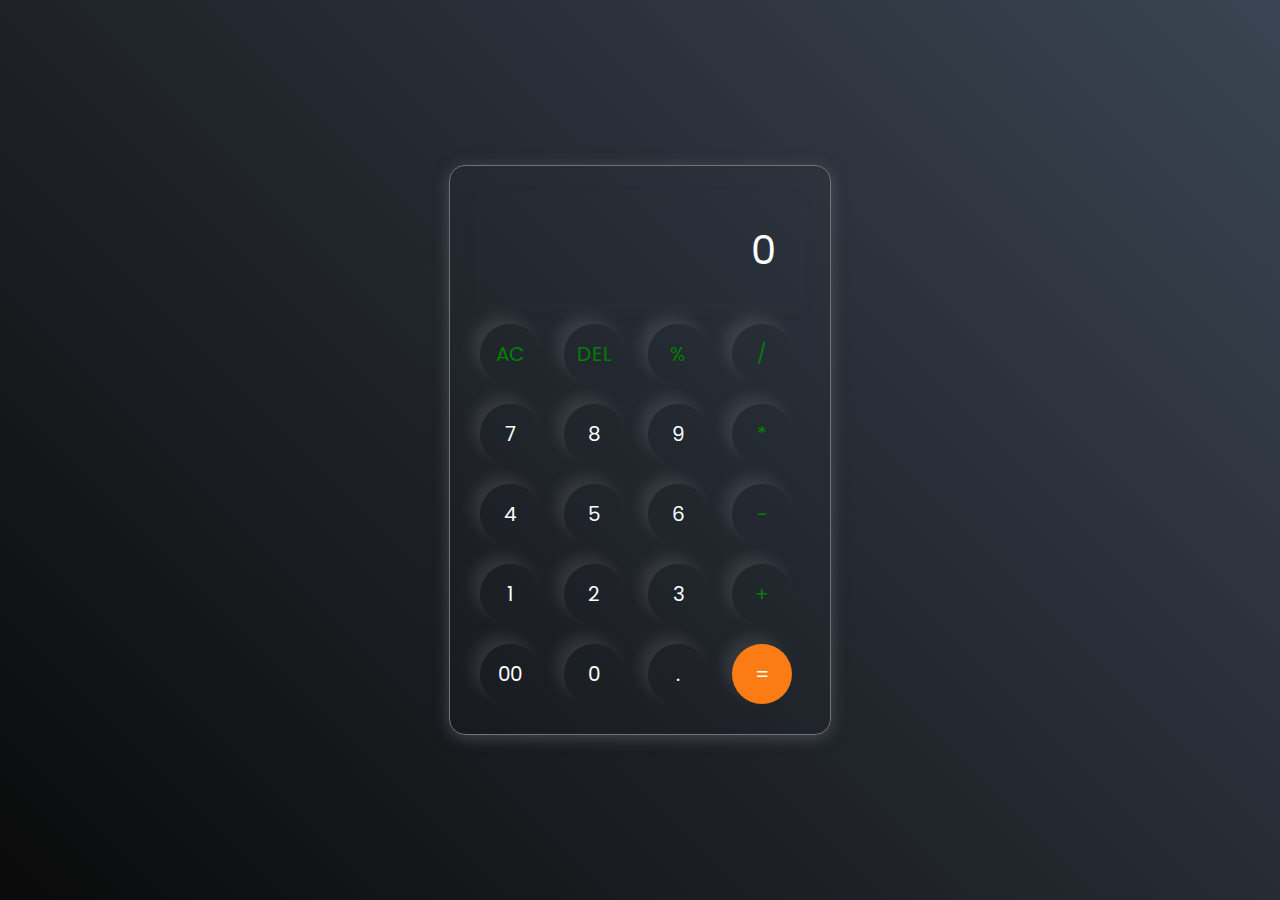
<file: calculator/index.html>
<!DOCTYPE html>
<html lang="en">
<head>
    <meta charset="UTF-8">
    <meta name="viewport" content="width=device-width, initial-scale=1.0">
    <title>Calculator - By Ved Agarwal</title>
    <link rel="stylesheet" href="style.css">
</head>
<body>
    <div class="calculator">
        <input type="text" placeholder="0" id="inputBox">
        <div>
            <button class="operator">AC</button>
            <button class="operator">DEL</button>
            <button class="operator">%</button>
            <button class="operator">/</button>
        </div>
        <div>
            <button>7</button>
            <button>8</button>
            <button>9</button>
            <button class="operator">*</button>
        </div>
        <div>
            <button>4</button>
            <button>5</button>
            <button>6</button>
            <button class="operator">-</button>
        </div>
        <div>
            <button>1</button>
            <button>2</button>
            <button>3</button>
            <button class="operator">+</button>
        </div>
        <div>
            <button>00</button>
            <button>0</button>
            <button>.</button>
            <button class="equalBtn">=</button>
        </div>
    </div>
    <script src="script.js"></script>
</body>
</html>
</file>
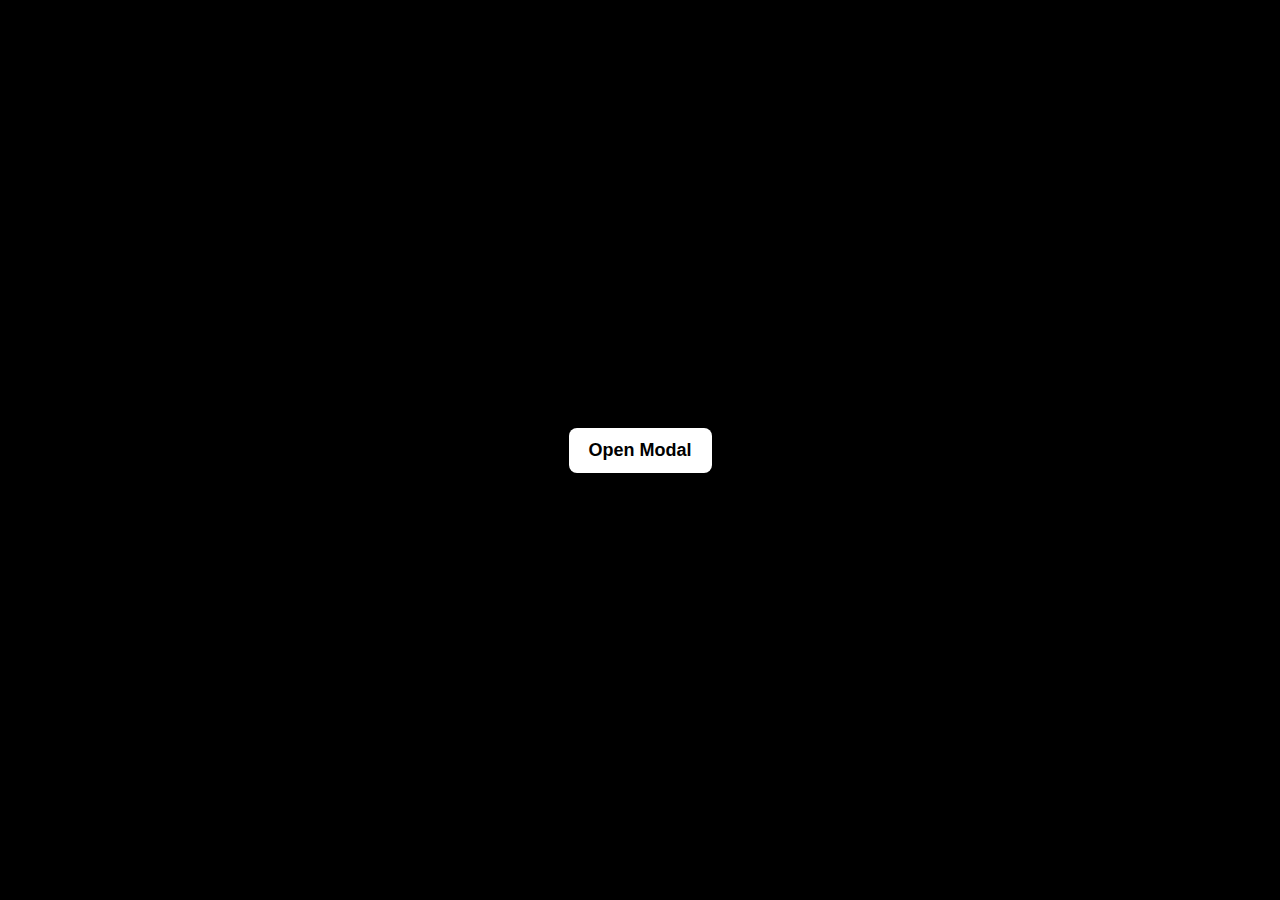
<file: modal box/index.html>
<!DOCTYPE html>
<html lang="en">
<head>
    <meta charset="UTF-8">
    <meta name="viewport" content="width=device-width, initial-scale=1.0">
    <title>Popup Modal</title>
    <link rel="stylesheet" href="style.css">
</head>
<body>
    <div class="container">
        <button class="openModalBtn" onclick="openModal()">Open Modal
        </button>
        <div class="popup">
            <h1>Modal</h1>
            <p>Lorem ipsum dolor sit amet consectetur adipisicing elit. Sapiente id explicabo, unde atque inventore voluptatem ullam eaque magnam sint ea.</p>
            <button type="button" class="closedModalBtn" onclick="closedModal()">Close</button>
        </div>
    </div>
    <script src="script.js"></script>
</body>
</html>
</file>
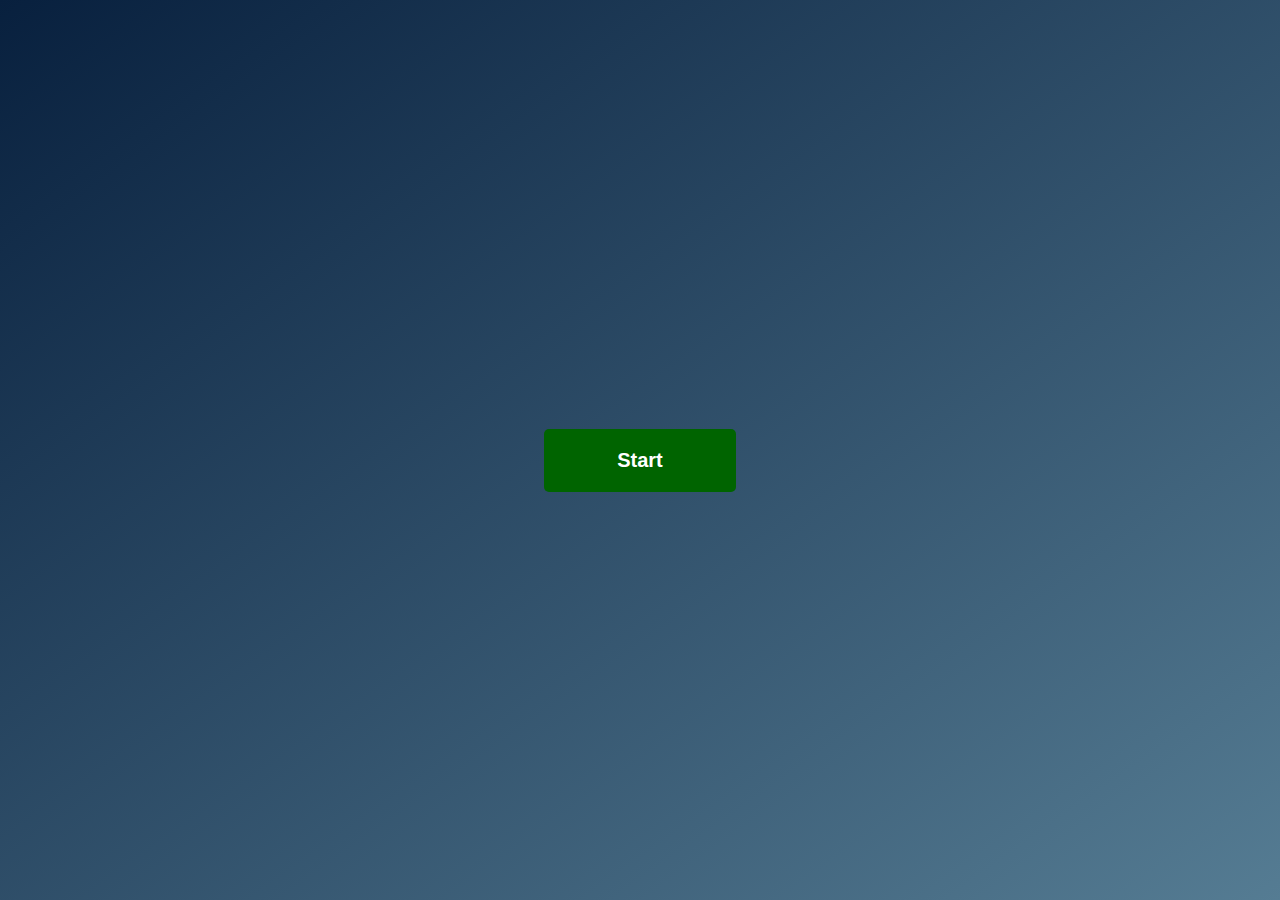
<file: quiz app/index.html>
<!DOCTYPE html>
<html lang="en">
<head>
    <meta charset="UTF-8">
    <meta name="viewport" content="width=device-width, initial-scale=1.0">
    <title>Quiz App using Javascript</title>
    <link rel="stylesheet" href="style.css">
</head>
<body>
    <div class="alert">Alert</div>
    <div class="btn startBtn">Start</div>
    <div class="container">
        <h1>Let's play a Quiz Game</h1>
        <div class="question"></div>
        <div class="choices"></div>
        <button class="btn nextBtn">Next</button>
        <div class="scoreCard"></div>
        <div class="timer"></div>
    </div>
    <script src="script.js"></script>
</body>
</html>
</file>
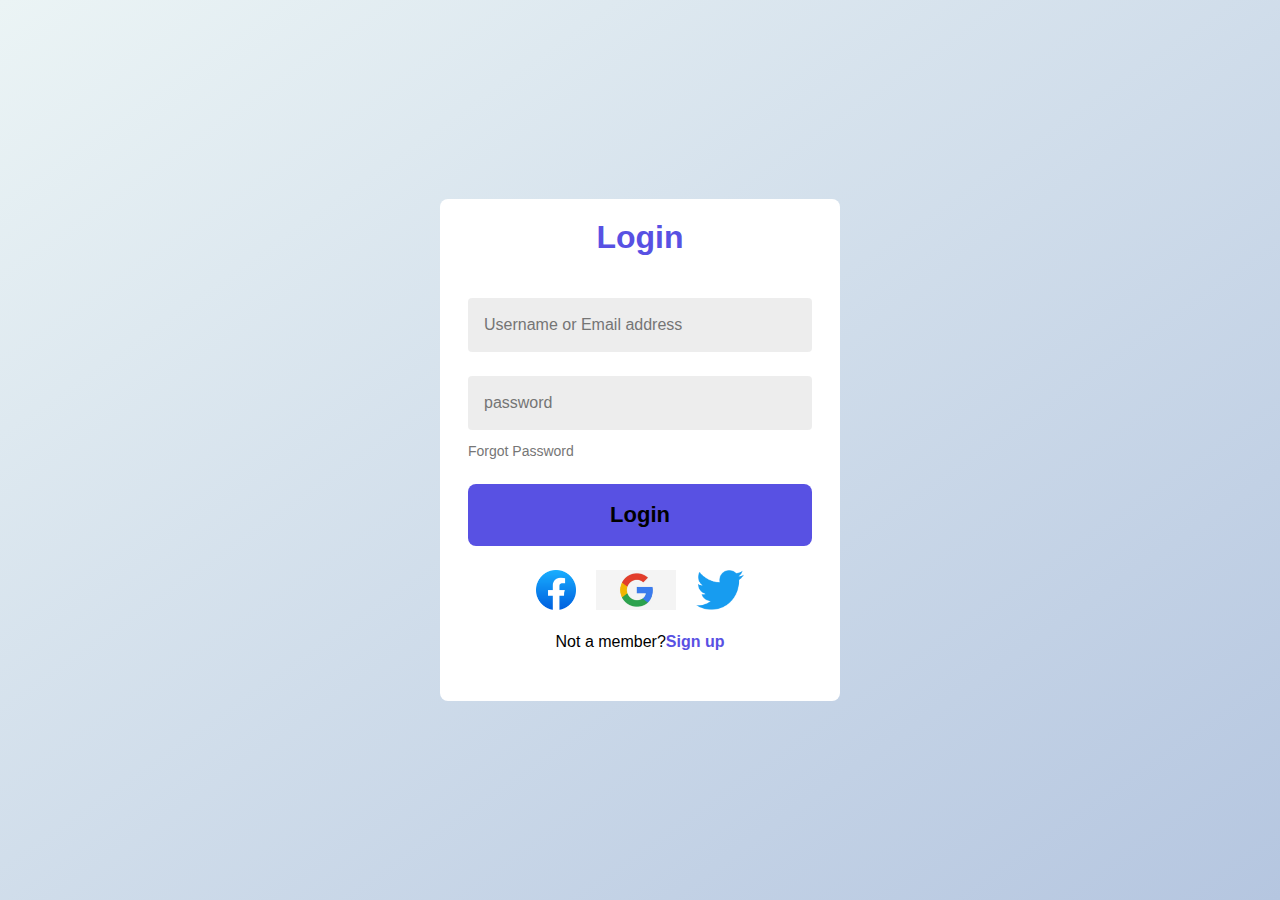
<file: Responsive registration form/index.html>
<!DOCTYPE html>
<html lang="en">
<head>
    <meta charset="UTF-8">
    <meta name="viewport" content="width=device-width, initial-scale=1.0">
    <title>Modern Login/Signup Form</title>
    <link rel="stylesheet" href="style.css">
</head>
<body>
    <div class="container">
        <div class="form-box">
            <header>
                <h1 id="title">Login</h1>
            </header>
            <form action="">
                <input type="text" placeholder="Name" id="nameField">
                <input type="email" placeholder="Username or Email address">
                <input type="password" placeholder="password">
                <a href="">Forgot Password</a>
                <input type="button" value="Login" id="signinBtn">
                <div class="links">
                    <a href="#"><img src="images/fb.jpg.webp" alt=""></a>
                    <a href="#"><img src="images/ggogle.jpg.jpg" alt=""></a>
                    <a href="#"><img src="images/twitter.jpg.png" alt=""></a>
                </div>
                <p class="signup" id="signupBtn">Not a member?<a href="#">Sign up</a></p>
            </form>
        </div>
    </div>
    <script src="script.js"></script>
</body>
</html>
</file>
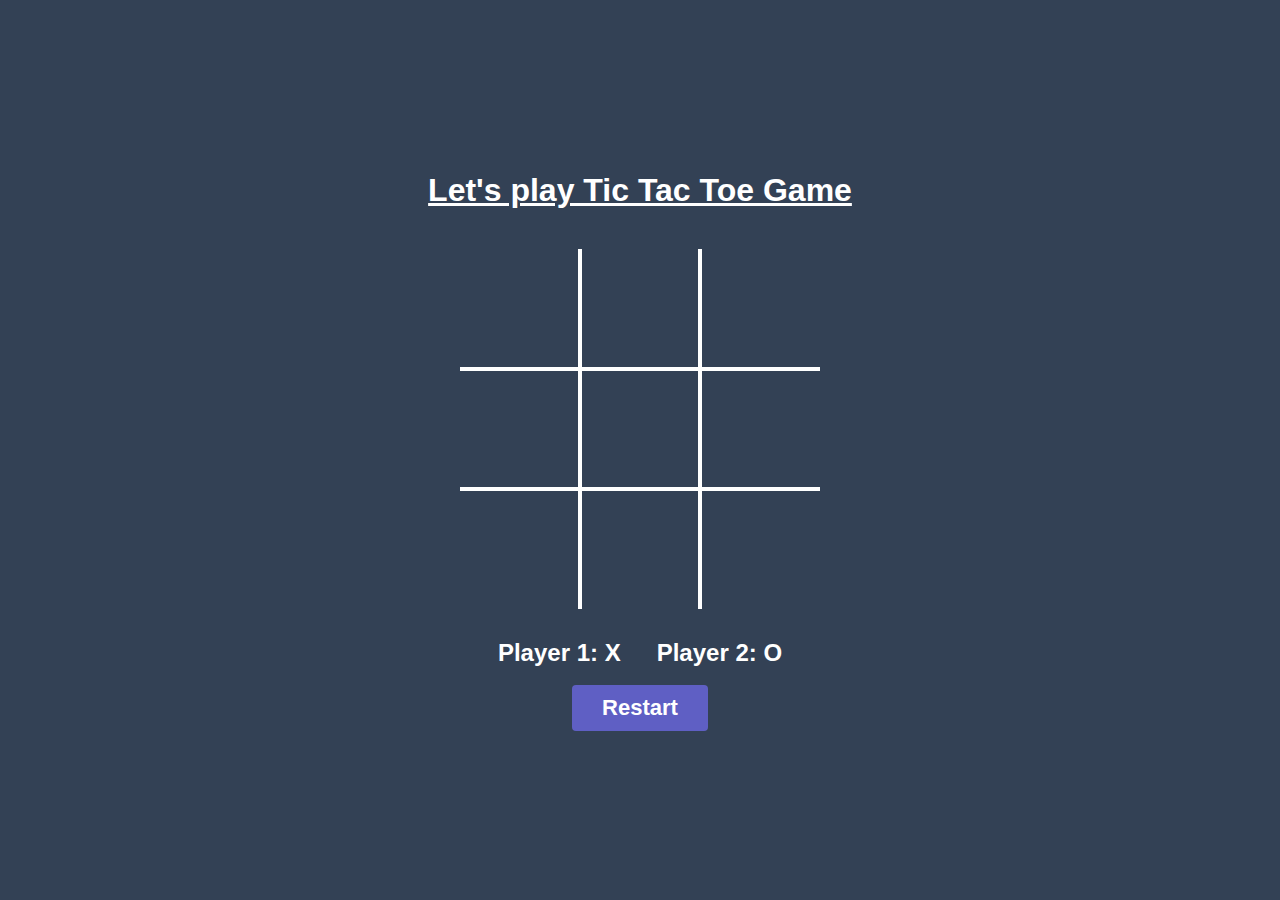
<file: tic tac toe/index.html>
<!DOCTYPE html>
<html lang="en">
<head>
    <meta charset="UTF-8">
    <meta name="viewport" content="width=device-width, initial-scale=1.0">
    <title>Tic Tac Toe Game</title>
    <link rel="stylesheet" href="style.css">
</head>
<body>
    <div class="container">
        <h1>Let's play Tic Tac Toe Game</h1>
        <div class="game-board">
            <div class="cell"></div>
            <div class="cell"></div>
            <div class="cell"></div>
            <div class="cell"></div>
            <div class="cell"></div>
            <div class="cell"></div>
            <div class="cell"></div>
            <div class="cell"></div>
            <div class="cell"></div>
        </div>
        <div class="game-players">
            <div class="player player1">Player 1 : </div>
            <div class="player player2">Player 2 : </div>
        </div>
        <button class="restartBtn">Restart</button>
        <div class="alertBox">Alert</div>
    </div>
    <script src="script.js"></script>
</body>
</html>
</file>
<file: calculator/style.css>
@import url('https://fonts.googleapis.com/css2?family=Poppins:wght@300&family=Satisfy&display=swap');
*{
    margin: 0;
    padding: 0;
    box-sizing: border-box;
    font-family: 'Poppins', sans-serif;
}
body{
    width: 100%;
    height: 100vh;
    display: flex;
    justify-content: center;
    align-items: center;
    background:linear-gradient(45deg,#0a0a0a,#3a4452);
}
.calculator{
    border: 1px solid #717377;
    padding: 20px;
    border-radius: 16px;
    background:transparent;
    box-shadow: 0px 3px 15px rgba(113, 115, 119, 0.5);
}
input{
    width: 320px;
    border: none;
    padding: 24px;
    margin: 10px;
    background: transparent;
    box-shadow: 0px 3px 15px rgba(84,84,84,0.1);
    font-size: 40px;
    text-align: right;
    cursor: pointer;
    color: #ffffff;
}
input::placeholder{
    color: #ffffff;
}
button{
    border: none;
    width: 60px;
    height: 60px;
    margin: 10px;
    border-radius: 50%;
    background: transparent;
    color: #ffffff;
    font-size: 20px;
    box-shadow: -8px -8px 15px rgba(255,255,255,0.1);
    cursor: pointer;
}
.equalBtn{
    background-color: #fb7c14;
}
.operator{
    color: green;
}
</file>
<file: modal box/style.css>
*{
    margin: 0;
    padding: 0;
    box-sizing: border-box;
    font-family: Verdana, Geneva, Tahoma, sans-serif;
}
.container{
    display: grid;
    place-items: center;
    min-height: 100vh;
    background-color: #000000;
}
.openModalBtn{
    border: none;
    outline: none;
    background-color: #fff;
    padding: 12px 20px;
    border-radius: 8px;
    font-size: 18px;
    font-weight: 700;
    cursor: pointer;
}
.popup{
    background-color: #fff;
    width: 300px;
    max-width: 100vw;
    border-radius: 12px;
    padding: 20px;
    text-align: center;
    position: absolute;
    top: 50%;
    left: 50%;
    transform: translate(-50%,-50%) scale(0.1);
    transition: transform 0.35s;
    visibility: hidden;
}
.popup p{
    padding-block: 10px;
}
.closedModalBtn{
    background-color: green;
    color: #fff;
    border: none;
    outline: none;
    padding: 10px 16px;
    border-radius: 8px;
    margin-top: 10px;
    cursor: pointer;
}
.popup_open{
    transform: translate(-50%,-50%) scale(1);
    visibility: visible;
}
@media screen and(max-width:340px) {
    .popup{
        max-width: 80vw;
    }
}
</file>
<file: quiz app/style.css>
*{
    margin: 0;
    padding: 0;
    box-sizing: border-box;
    font-family: Verdana, Geneva, Tahoma, sans-serif;
}
body{
    width: 100%;
    height: 100vh;
    background: linear-gradient(to right bottom, #08203e,#557c93);
    color: #fff;
    display: grid;
    place-items: center;
}
.container{
    width: 80%;
    max-width: 850px;
    padding: 30px;
    text-align: center;
    display: none;
}
.container h1{
    font-size: 36px;
    margin-bottom: 40px;
    text-decoration: underline;
    text-underline-offset: 8px;
}
.container .question{
    font-size: 26px;
    margin-top: 20px;
}
.container .choices{
    margin-top: 20px;
}
.choice{
    font-size: 20px;
    background-color: #eee;
    color: #000;
    margin: 10px auto;
    padding: 10px;
    border-radius: 5px;
    text-align: left;
    width: 60%;
    cursor: pointer;
    opacity: 0;
    transform: translateY(50%);
    animation: fade-in 0.5s ease forwards;
}
.choice:hover{
    background-color: #ddd;
}
.btn{
    width: 60%;
    font-size: 20px;
    font-weight: 600;
    padding: 12px 20px;
    margin: 20px auto 0 auto;
    background-color: #006400;
    color: #fff;
    border: none;
    border-radius: 5px;
    cursor: pointer;
}
.btn:hover{
    background-color: #08780c;
}
.choice.selected{
    background-color: #007bff;
    color: #fff;
}
.scoreCard{
    font-size: 24px;
    margin-top: 20px;
}
.alert{
    background-color: #5d9b63;
    border-radius: 5px;
    width: 100%;
    padding: 12px;
    position: absolute;
    top: 0;
    display: none;
}
.startBtn{
    width: 15%;
    padding-block: 20px;
    text-align: center;
}
.timer{
    position: absolute;
    top: 20px;
    right: 20px;
    width: 72px;
    height: 72px;
    border-radius: 50%;
    background-color: #08203e;
    border: 2px solid #f00;
    font-size: 24px;
    font-weight: 600;
    padding: 12px;
    display: flex;
    justify-content: center;
    align-items: center;
    animation: pulse 1s ease-in-out infinite;
}
@keyframes pulse{
    0%{
        transform: scale(1);
    }
    50%{
        transform: scale(1.2);
    }
    100%{
        transform: scale(1);
    }
}
@keyframes fade-in{
    0%{
        opacity: 0;
        transform: translateY(50%);
    }
    100%{
        opacity: 1;
        transform: translateY(0);
    }
}
@media screen and (max-width:900px){
    .container{
        width: 100%;
        margin-top: 50px;
    }
    .container h1{
        font-size: 24px;
    }
    .container .question{
        font-size: 22px;
    }
    .timer{
        width: 50px;
        height: 50px;
        font-size: 20px;
    }
    .startBtn{
        width: 50%;
    }
}
</file>
<file: Responsive registration form/style.css>
*{
    padding: 0;
    margin: 0;
    box-sizing: border-box;
    font-family: sans-serif;
}
.container{
    width: 100%;
    height: 100vh;
    background: linear-gradient(to right bottom,#ebf4f5, #b5c6e0);
    display: flex;
    align-items: center;
    justify-content: center;
}
.form-box{
    width: 50%;
    max-width: 400px;
    background-color: #ffffff;
    border-radius: 8px;
    padding: 20px 28px;
    margin-inline: 20px;
}
.form-box header h1{
    text-align: center;
    color: #5851e3;
}
.form-box form{
    margin-block: 30px;
}
input{
    width: 100%;
    padding: 18px 16px;
    border: none;
    outline: none;
    border-radius: 4px;
    background-color: #a3a3a331;
    font-size: 16px;
    margin: 12px 0;
}
input[type="text"]{
    display: none;
}
a{
    text-decoration: none;
    color: #767676;
    font-size: 14px;
}
input[type="button"]{
    margin-block: 24px;
    background-color: #5851e3;
    font-size: 22px;
    font-weight: 700;
    border-radius: 8px;
    cursor: pointer;
    transition: .4s;
}
input[type="button"]:hover{
    background-color: #10449a;
}
.links{
    display: flex;
    justify-content: center;
}
.links a img{
    max-height: 40px;
    margin-inline: 10px;
}
.signup{
    text-align: center;
    margin-block: 20px;
}
.signup a{
    font-size: 16px;
    font-weight: 700;
    color: #5851e3;
}
.signup a:hover{
    color: #10449a;
    text-decoration: underline 2px;
    text-underline-offset: 3.5px;
}
@media screen and (max-width:700px){
    .form-box{
        width: 100%;
    }
}
</file>
<file: tic tac toe/style.css>
*{
    padding: 0;
    margin: 0;
    box-sizing: border-box;
    font-family: sans-serif;
}
body{
    background:#334155;
    color: #fff;
}
.container{
    width: 100%;
    height: 100vh;
    display: flex;
    flex-direction: column;
    align-items: center;
    justify-content: center;
}
.container h1{
    margin: 20px 0 40px 0;
    text-decoration: underline;
}
.game-board{
    display: grid;
    grid-template-columns: repeat(3,minmax(120px,1fr));
}
.cell{
    border: 2px solid #fff;
    text-align: center;
    padding: 20px;
    font-size: 60px;
    font-weight: 600;
    height: 120px;
    cursor: pointer;
}
.cell:first-child,
.cell:nth-child(2),
.cell:nth-child(3){
    border-top: none;
}
.cell:nth-child(3),
.cell:nth-child(6),
.cell:nth-child(9){
    border-right: none;
}
.cell:nth-child(3n+1){
    border-left: none;
}
.cell:nth-child(n+7){
    border-bottom: none;
}
.game-players{
    display: flex;
    justify-content: space-between;
    margin-top: 30px;
}
.player{
    margin-inline: 18px;
    font-size: 24px;
    font-weight: 600;
}
.restartBtn{
    border: none;
    background: #5f5fc4;
    color: #fff;
    font-size: 22px;
    font-weight: 700;
    margin-block: 18px;
    padding: 10px 30px;
    border-radius: 4px;
    cursor: pointer;
}
.restartBtn:hover{
    background: #7272e1;
}
.cell.disabled{
    background: #8c8c88;
}
.alertBox{
    position: absolute;
    top: 0;
    background-color: #dfdfdf;
    color: #4d4b51;
    width: 100%;
    padding: 8px 12px;
    font-size: 20px;
    font-weight: 600;
    height: 40px;
    display: none;
}
@media screen and (max-width:550px) {
    .container h1{
        font-size: 24px;
    }
    .game-board{
        grid-template-columns: repeat(3,minmax(90px,1fr));
    }
    .cell{
        height: 90px;
        font-size: 50px;
    }
}
</file>
